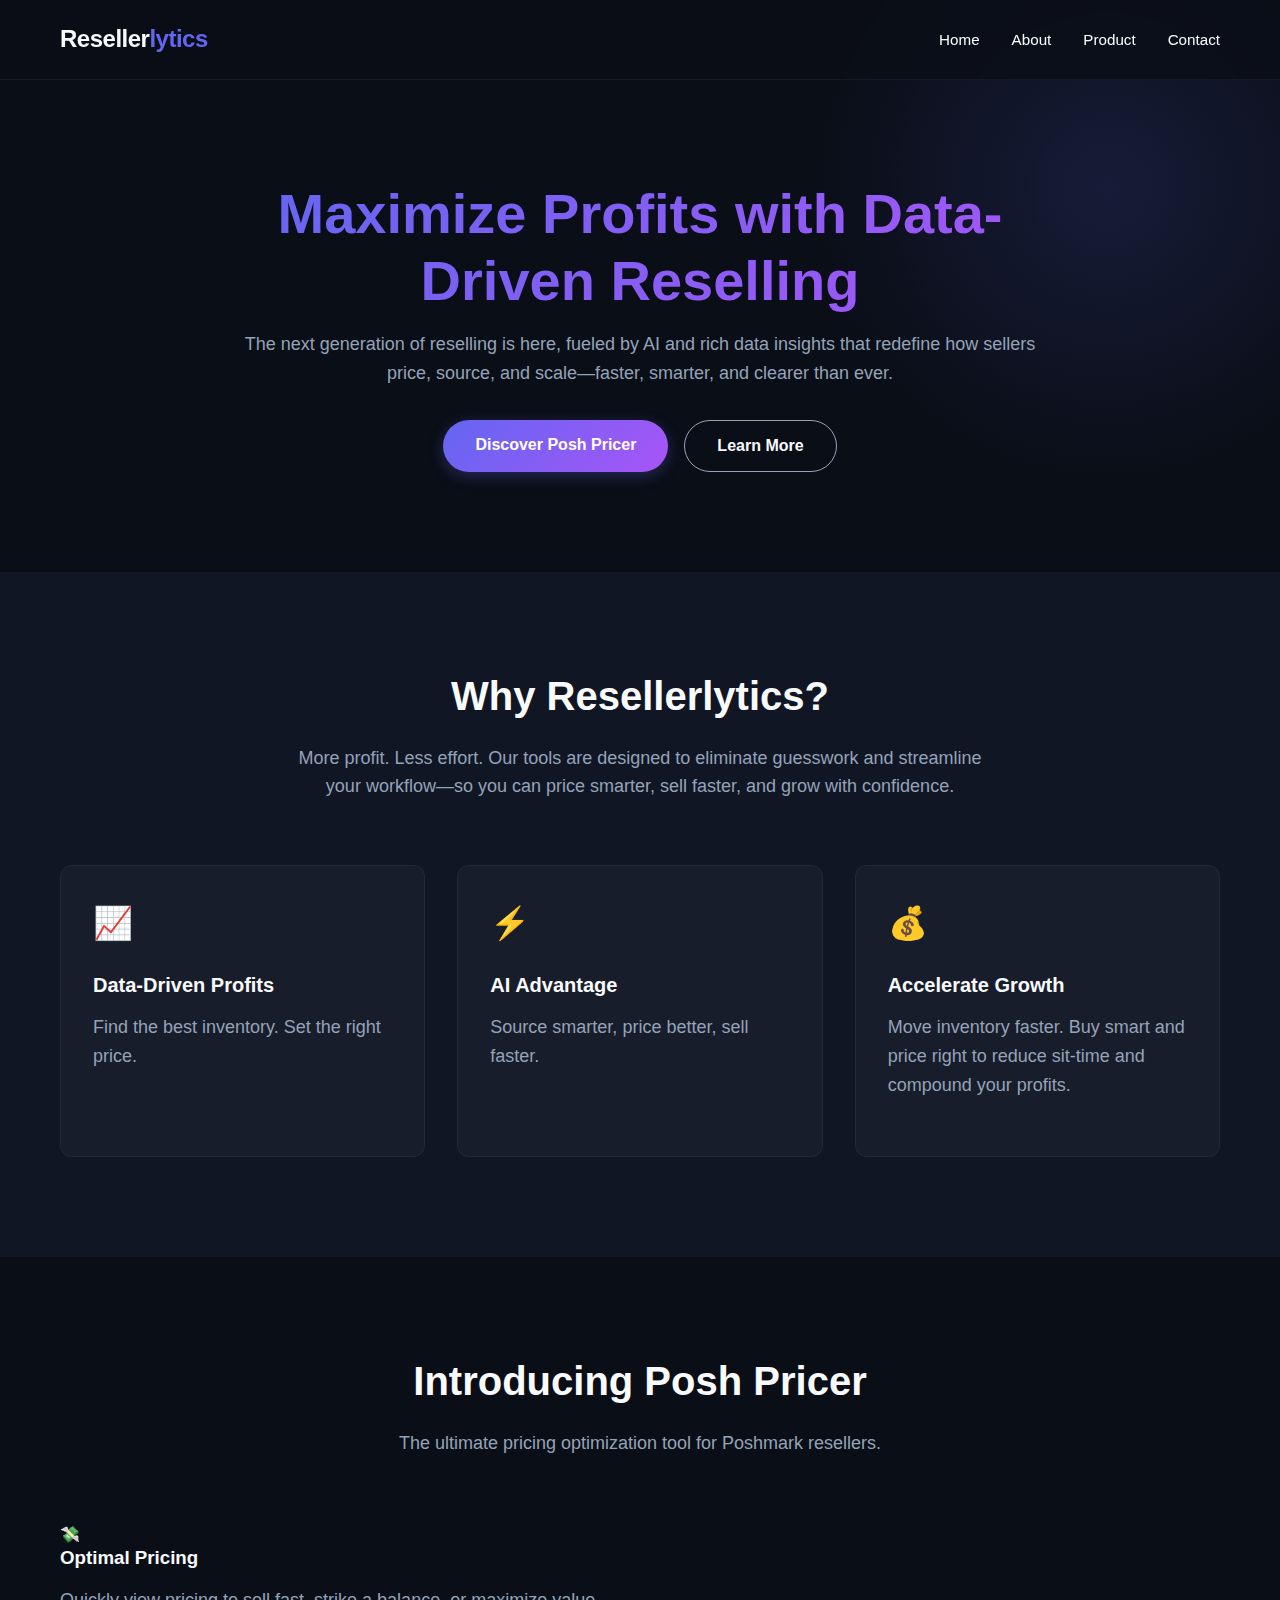
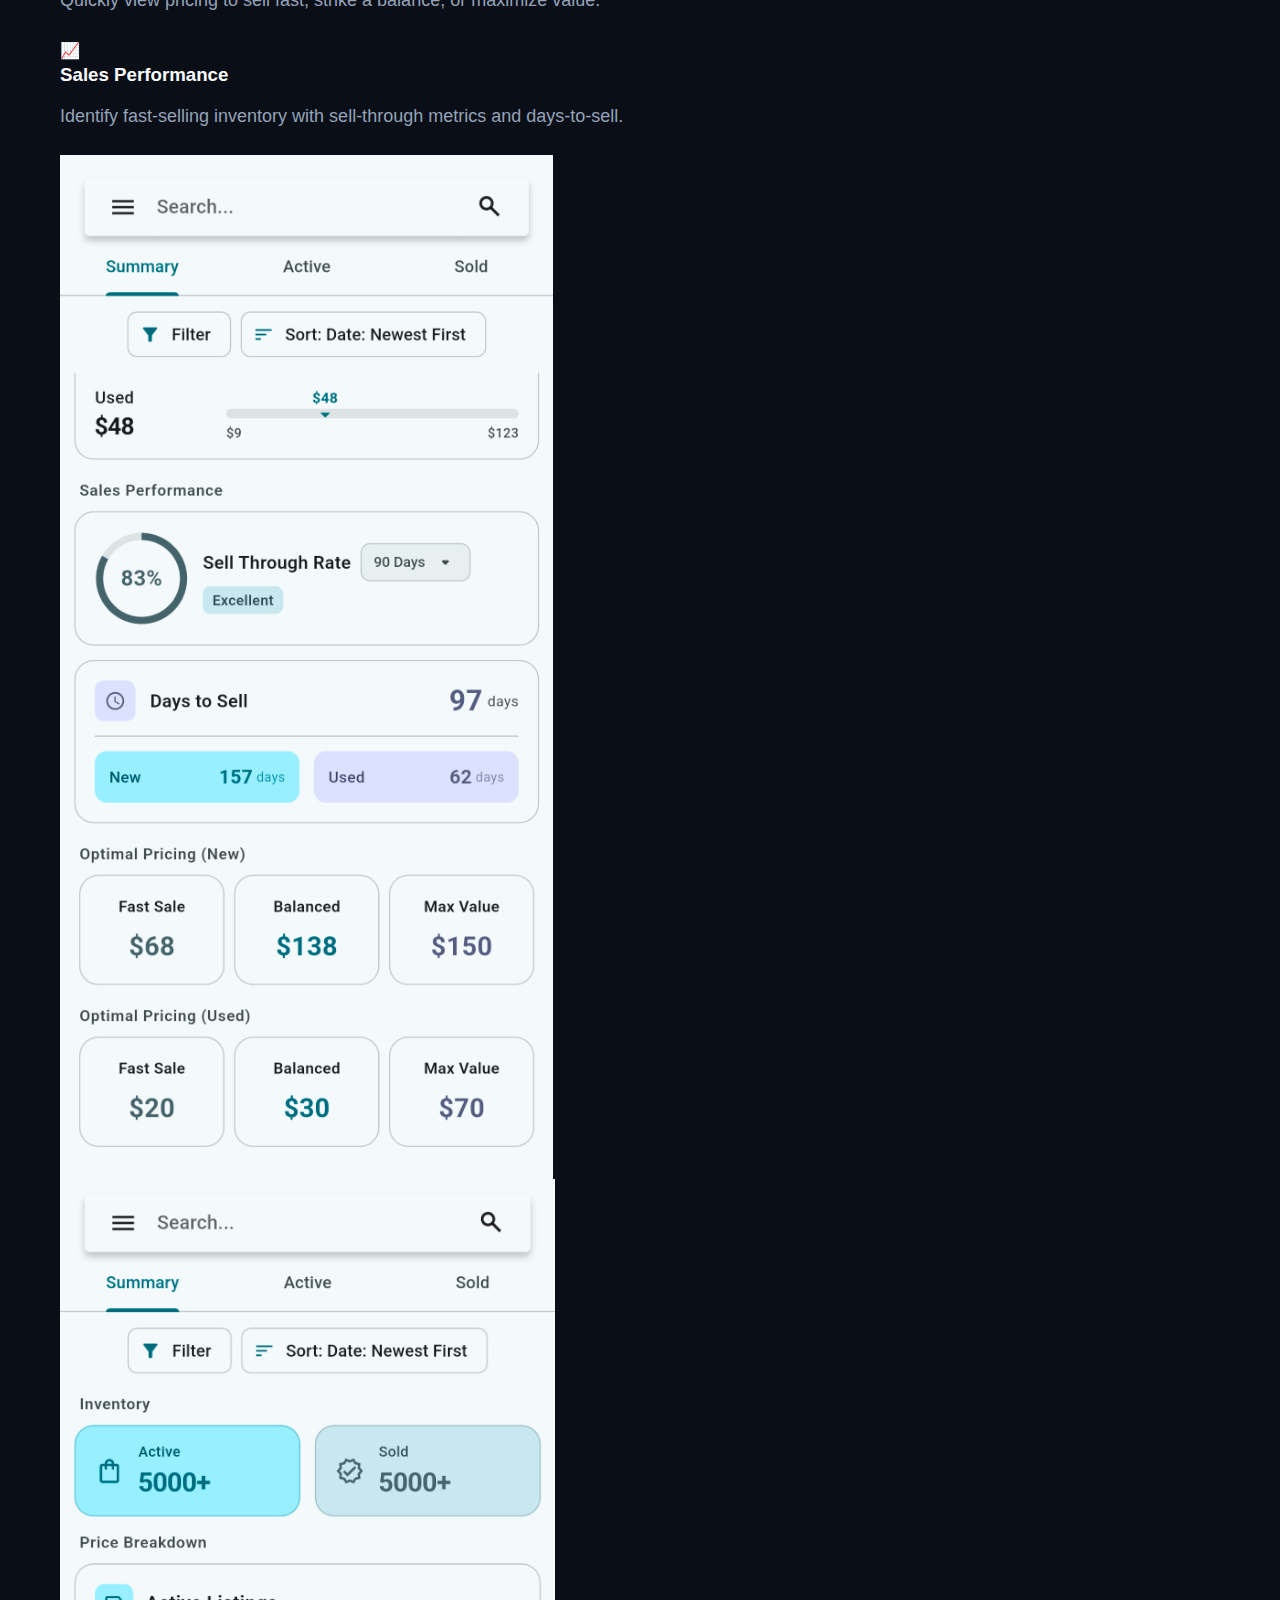
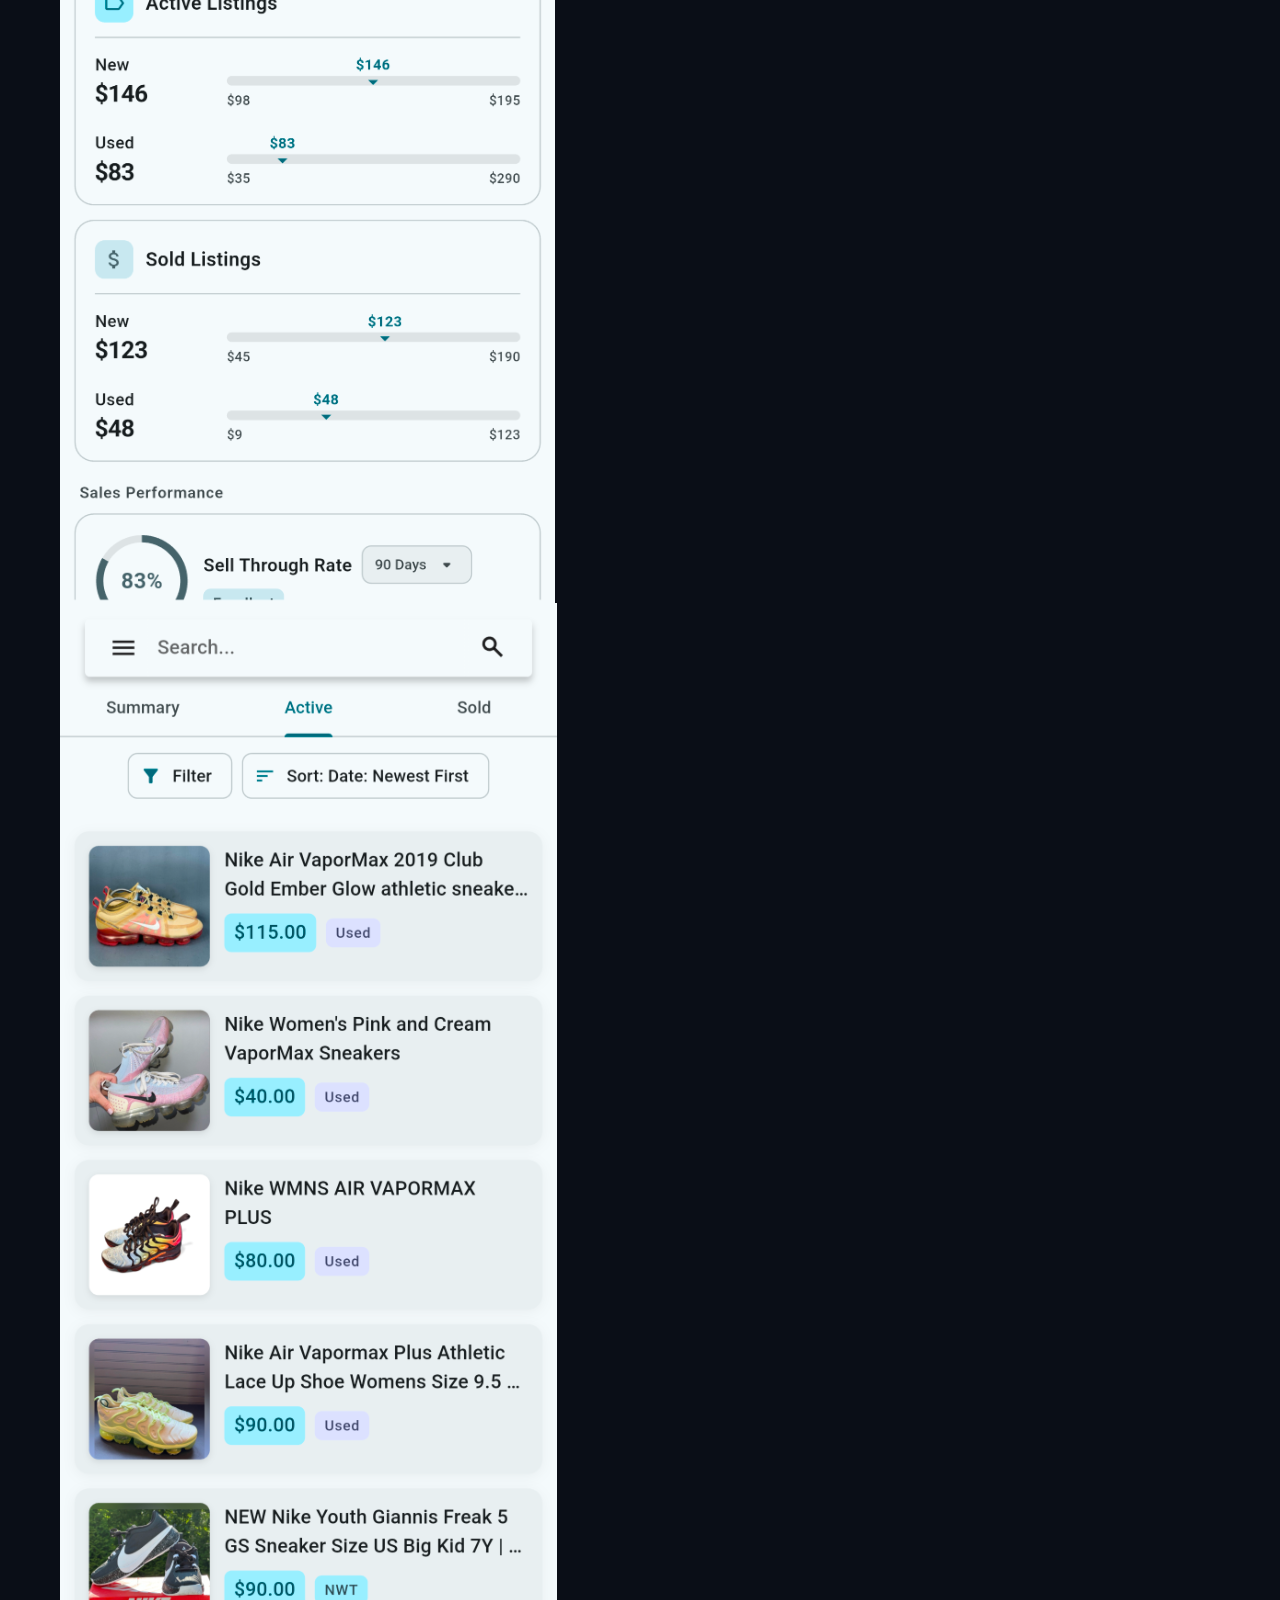
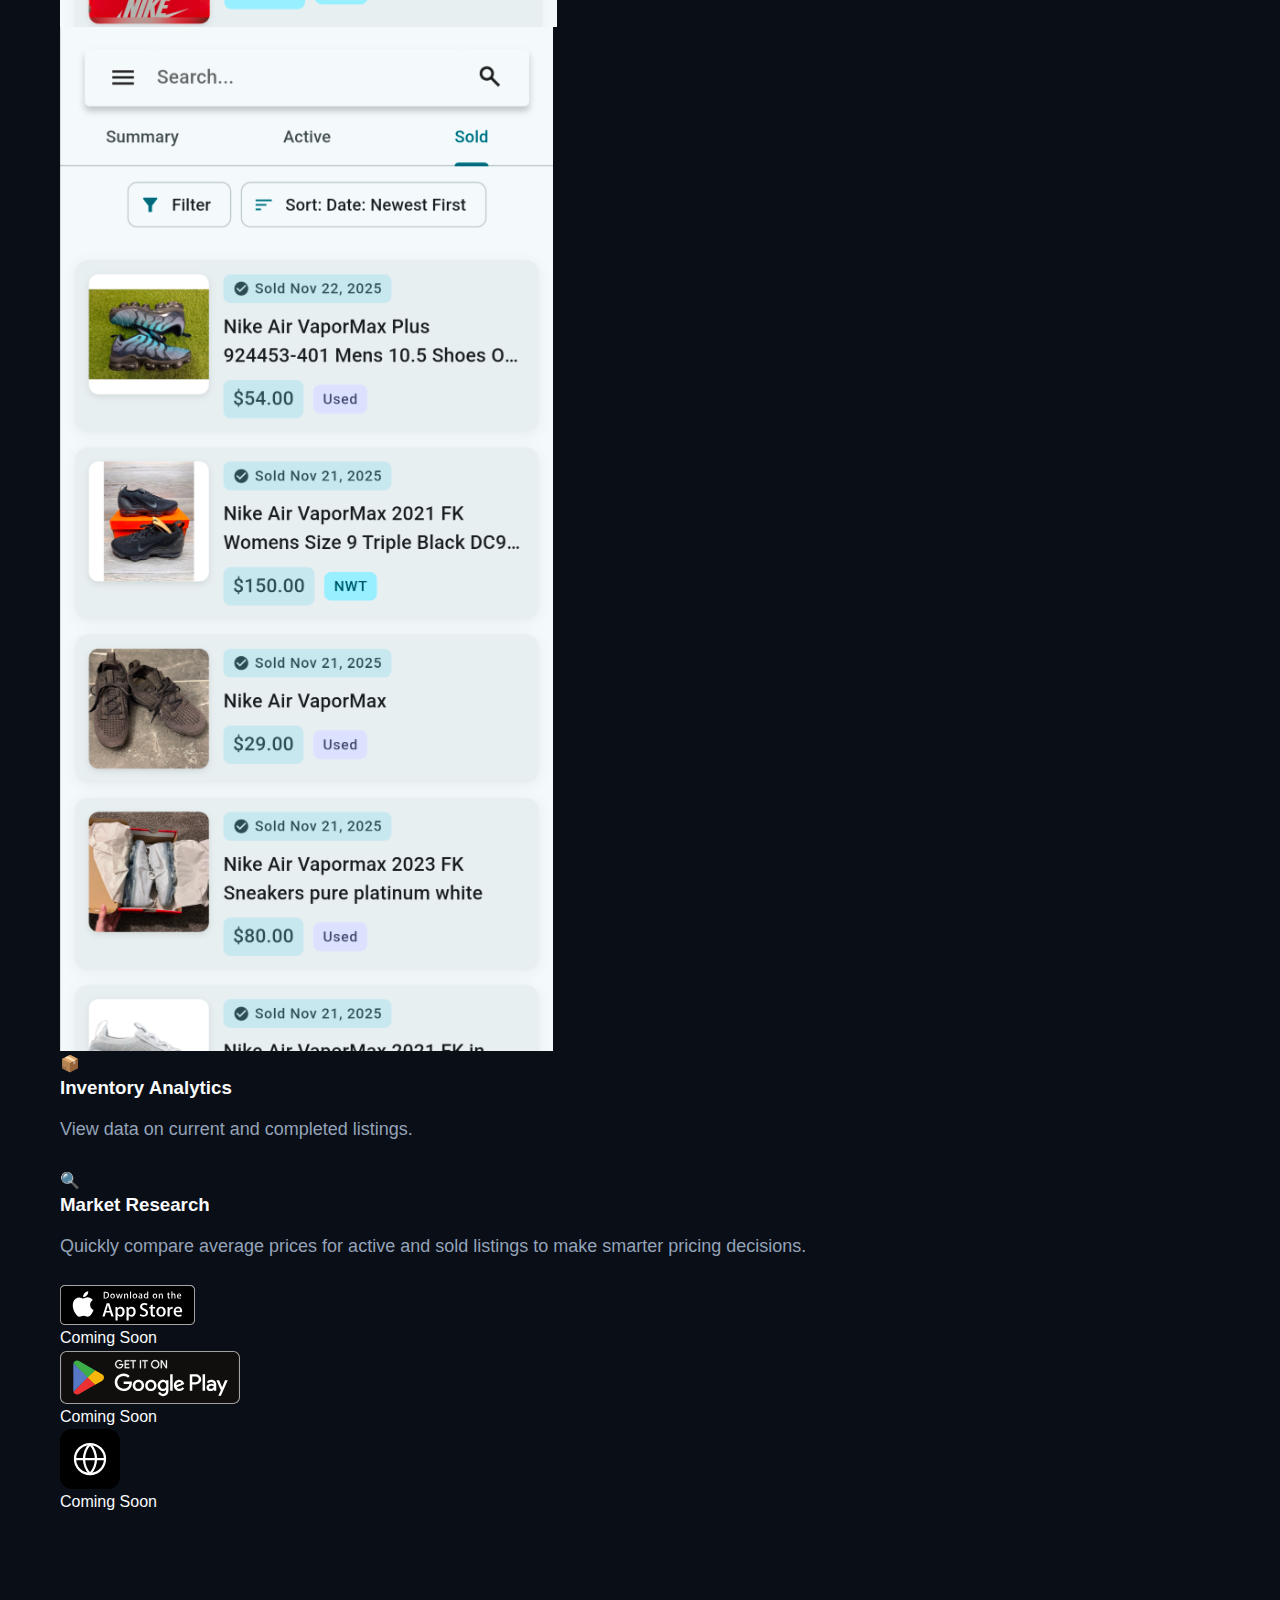
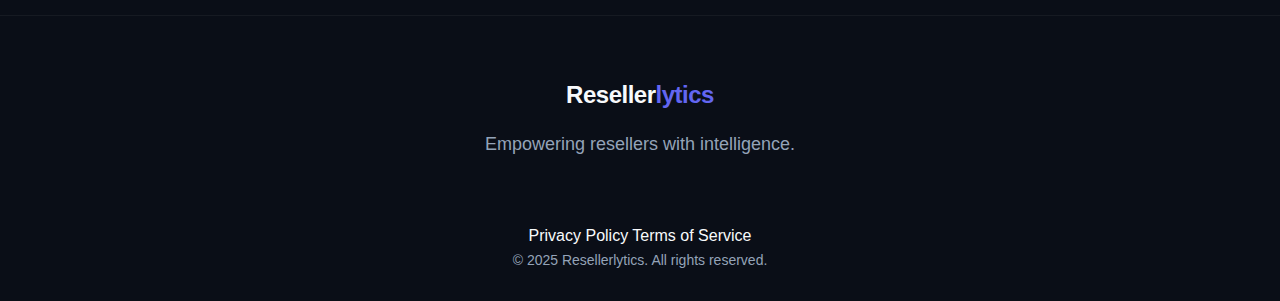
<file: index.html>
<!DOCTYPE html>
<html lang="en">

<head>
    <script async src="https://www.googletagmanager.com/gtag/js?id=G-RB6VL36XY2"></script>
    <script>
        window.dataLayer = window.dataLayer || [];
        function gtag() { dataLayer.push(arguments); }
        gtag('js', new Date());

        gtag('config', 'G-RB6VL36XY2');
    </script>
    <meta charset="UTF-8">
    <meta name="viewport" content="width=device-width, initial-scale=1.0">
    <title>Resellerlytics | Data-Driven Reselling Tools</title>
    <meta name="google-site-verification" content="ASOSt0aI48lH3wM12eCajH2EZGXNxjqk1p9ssOHSIKM" />
    <meta name="description"
        content="Maximize your reselling profits with AI-powered insights and pricing optimization tools from Resellerlytics.">
    <link rel="preconnect" href="https://fonts.googleapis.com">
    <link rel="preconnect" href="https://fonts.gstatic.com" crossorigin>
    <link href="https://fonts.googleapis.com/css2?family=Plus+Jakarta+Sans:wght@300;400;500;600;700;800&display=swap"
        rel="stylesheet">
    <link rel="stylesheet" href="styles.css">
</head>

<body>
    <header>
        <div class="container">
            <a href="#" class="logo">Reseller<span>lytics</span></a>
            <div class="mobile-toggle" id="mobile-toggle">
                <span>&#9776;</span>
            </div>
            <nav>
                <ul class="nav-links" id="nav-links">
                    <li><a href="#home">Home</a></li>
                    <li><a href="#about">About</a></li>
                    <li><a href="#product">Product</a></li>
                    <li><a href="contact/index.html">Contact</a></li>
                </ul>
            </nav>
        </div>
    </header>

    <section id="home" class="hero">
        <div class="container">
            <div class="hero-content">
                <h1>Maximize Profits with Data-Driven Reselling</h1>
                <p>The next generation of reselling is here, fueled by AI and rich data insights that redefine how
                    sellers price, source, and scale—faster, smarter, and clearer than ever.</p>
                <div class="hero-buttons">
                    <a href="#product" class="btn btn-primary">Discover Posh Pricer</a>
                    <a href="#about" class="btn btn-secondary">Learn More</a>
                </div>
            </div>
        </div>
    </section>

    <section id="about" class="features">
        <div class="container">
            <div class="section-header">
                <h2>Why Resellerlytics?</h2>
                <p>More profit. Less effort.
                    Our tools are designed to eliminate guesswork and streamline your workflow—so you can price smarter,
                    sell faster, and grow with confidence.</p>
            </div>
            <div class="features-grid">
                <div class="feature-card">
                    <div class="feature-icon">&#128200;</div>
                    <h3>Data-Driven Profits</h3>
                    <p>Find the best inventory. Set the right price.</p>
                </div>
                <div class="feature-card">
                    <div class="feature-icon">&#9889;</div>
                    <h3>AI Advantage</h3>
                    <p>Source smarter, price better, sell faster.</p>
                </div>
                <div class="feature-card">
                    <div class="feature-icon">&#128176;</div>
                    <h3>Accelerate Growth</h3>
                    <p>Move inventory faster. Buy smart and price right to reduce sit-time and compound your profits.
                    </p>
                </div>
            </div>
        </div>
    </section>

    <section id="product" class="product-spotlight">
        <div class="container">
            <div class="section-header">
                <h2>Introducing Posh Pricer</h2>
                <p>The ultimate pricing optimization tool for Poshmark resellers.</p>
            </div>

            <div class="product-showcase-grid">
                <!-- Left Features -->
                <div class="features-left">
                    <div class="feature-item">
                        <div class="feature-icon-wrapper">&#128184;</div>
                        <h3>Optimal Pricing</h3>
                        <p>Quickly view pricing to sell fast, strike a balance, or maximize value.</p>
                    </div>
                    <div class="feature-item">
                        <div class="feature-icon-wrapper">&#128200;</div>
                        <h3>Sales Performance</h3>
                        <p>Identify fast-selling inventory with sell-through metrics and days-to-sell.</p>
                    </div>
                </div>

                <!-- Center Phone -->
                <div class="product-phone-center">
                    <div class="phone-frame">
                        <div class="phone-screen">
                            <div class="phone-slider">
                                <img src="assets/images/summary_pricing.png" alt="Posh Pricer Summary Pricing">
                                <img src="assets/images/summary_inventory.png" alt="Posh Pricer Inventory Analytics">
                                <img src="assets/images/active_listings.png" alt="Posh Pricer Active Listings">
                                <img src="assets/images/sold_listings.png" alt="Posh Pricer Sold Listings">
                            </div>
                        </div>
                    </div>
                </div>

                <!-- Right Features -->
                <div class="features-right">
                    <div class="feature-item">
                        <div class="feature-icon-wrapper">&#128230;</div>
                        <h3>Inventory Analytics</h3>
                        <p>View data on current and completed listings.</p>
                    </div>
                    <div class="feature-item">
                        <div class="feature-icon-wrapper">&#128269;</div>
                        <h3>Market Research</h3>
                        <p>Quickly compare average prices for active and sold listings to make smarter pricing
                            decisions.</p>
                    </div>
                </div>
            </div>

            <div class="availability-section">
                <div class="badges-container">
                    <div class="badge-wrapper">
                        <img src="assets/images/badges/app-store.svg" alt="Download on the App Store">
                        <div class="coming-soon-banner">Coming Soon</div>
                    </div>
                    <div class="badge-wrapper">
                        <img src="assets/images/badges/google-play.svg" alt="Get it on Google Play">
                        <div class="coming-soon-banner">Coming Soon</div>
                    </div>
                    <div class="badge-wrapper">
                        <img src="assets/images/badges/web-app.svg" alt="Web App">
                        <div class="coming-soon-banner">Coming Soon</div>
                    </div>
                </div>
            </div>
        </div>
    </section>

    <footer>
        <div class="container">
            <div class="footer-content">
                <a href="#" class="logo"
                    style="margin-bottom: 1rem; display: inline-block;">Reseller<span>lytics</span></a>
                <p>Empowering resellers with intelligence.</p>
            </div>
            <div class="social-links">
                <a href="https://www.tiktok.com/@resellerlytics" target="_blank" aria-label="TikTok">
                    <img src="assets/images/tiktok-icon.svg" alt="TikTok" class="social-icon">
                </a>
            </div>
            <div class="footer-nav">
                <a href="posh-pricer/privacy-policy/index.html">Privacy Policy</a>
                <a href="posh-pricer/terms-of-service/index.html">Terms of Service</a>
            </div>
            <div class="copyright">
                &copy; 2025 Resellerlytics. All rights reserved.
            </div>
        </div>
    </footer>

    <script src="script.js"></script>
</body>

</html>
</file>
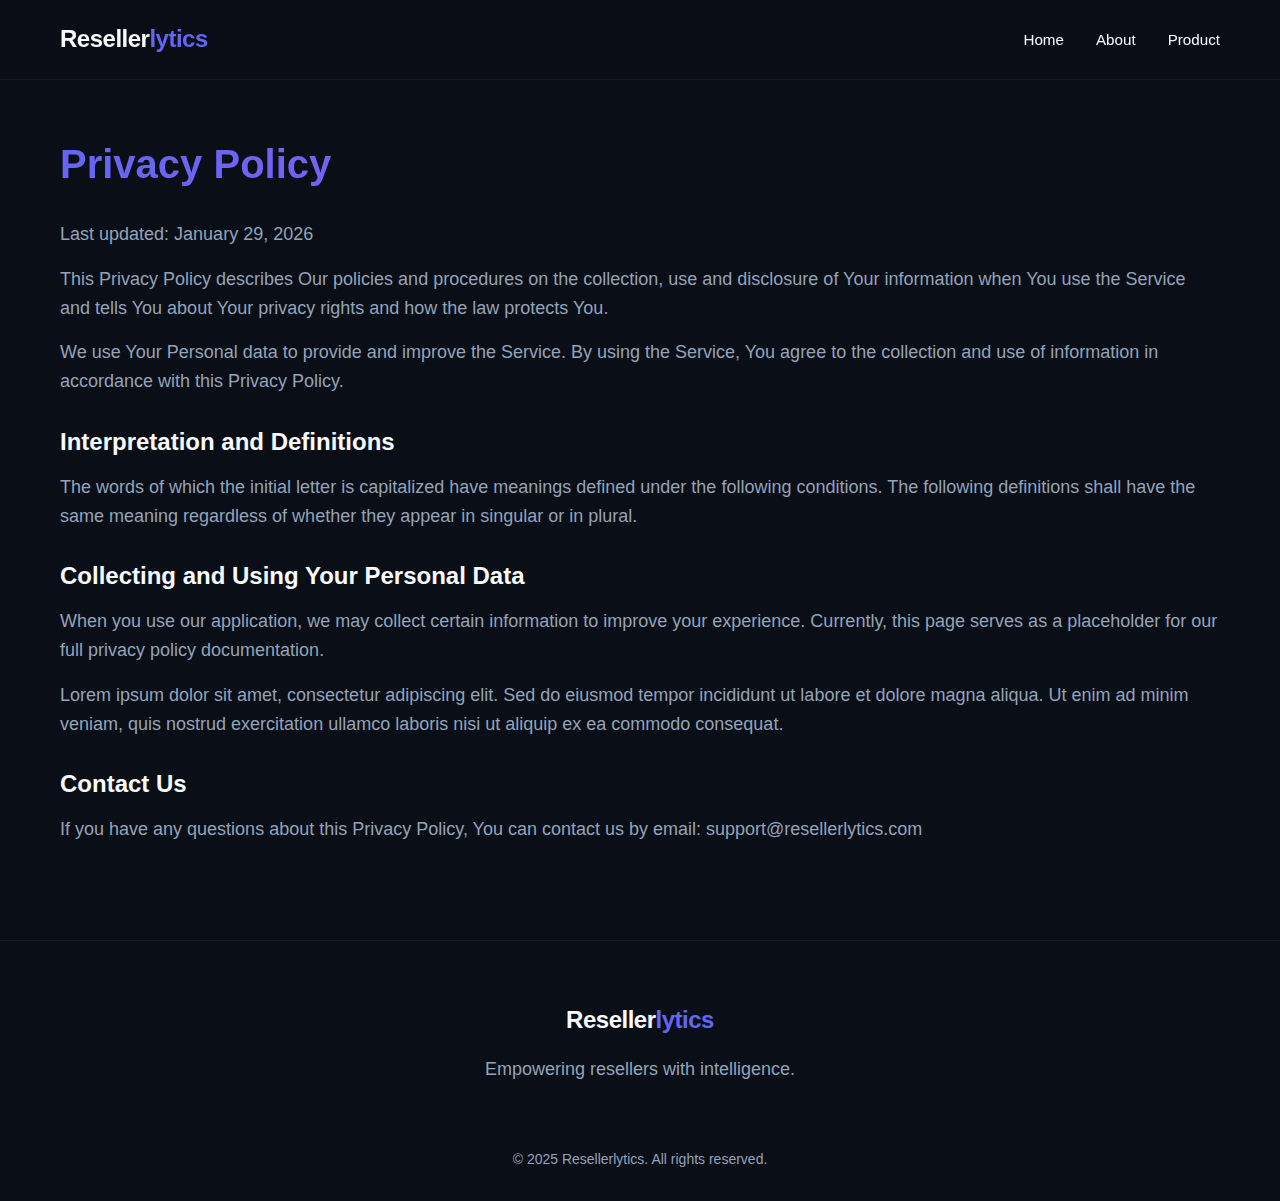
<file: posh-pricer/privacy-policy/index.html>
<!DOCTYPE html>
<html lang="en">

<head>
    <script async src="https://www.googletagmanager.com/gtag/js?id=G-RB6VL36XY2"></script>
    <script>
        window.dataLayer = window.dataLayer || [];
        function gtag() { dataLayer.push(arguments); }
        gtag('js', new Date());

        gtag('config', 'G-RB6VL36XY2');
    </script>
    <meta charset="UTF-8">
    <meta name="viewport" content="width=device-width, initial-scale=1.0">
    <title>Privacy Policy | Posh Pricer</title>
    <meta name="google-site-verification" content="ASOSt0aI48lH3wM12eCajH2EZGXNxjqk1p9ssOHSIKM" />
    <meta name="description" content="Privacy Policy for Posh Pricer by Resellerlytics. Learn how we handle your data.">
    <link rel="preconnect" href="https://fonts.googleapis.com">
    <link rel="preconnect" href="https://fonts.gstatic.com" crossorigin>
    <link href="https://fonts.googleapis.com/css2?family=Plus+Jakarta+Sans:wght@300;400;500;600;700;800&display=swap"
        rel="stylesheet">
    <link rel="stylesheet" href="../../styles.css">
    <style>
        .privacy-content {
            padding: 140px 0 80px;
            min-height: 80vh;
        }

        .privacy-content h1 {
            font-size: 2.5rem;
            margin-bottom: 2rem;
        }

        .privacy-content h2 {
            font-size: 1.5rem;
            margin-top: 2rem;
            margin-bottom: 1rem;
        }

        .privacy-content p {
            margin-bottom: 1rem;
        }
    </style>
</head>

<body>
    <header>
        <div class="container">
            <a href="../../index.html" class="logo">Reseller<span>lytics</span></a>
            <div class="mobile-toggle" id="mobile-toggle">
                <span>&#9776;</span>
            </div>
            <nav>
                <ul class="nav-links" id="nav-links">
                    <li><a href="../../index.html#home">Home</a></li>
                    <li><a href="../../index.html#about">About</a></li>
                    <li><a href="../../index.html#product">Product</a></li>
                </ul>
            </nav>
        </div>
    </header>

    <section class="privacy-content">
        <div class="container">
            <h1>Privacy Policy</h1>
            <p>Last updated: January 29, 2026</p>

            <p>This Privacy Policy describes Our policies and procedures on the collection, use and disclosure of Your
                information when You use the Service and tells You about Your privacy rights and how the law protects
                You.</p>

            <p>We use Your Personal data to provide and improve the Service. By using the Service, You agree to the
                collection and use of information in accordance with this Privacy Policy.</p>

            <h2>Interpretation and Definitions</h2>
            <p>The words of which the initial letter is capitalized have meanings defined under the following
                conditions. The following definitions shall have the same meaning regardless of whether they appear in
                singular or in plural.</p>

            <h2>Collecting and Using Your Personal Data</h2>
            <p>When you use our application, we may collect certain information to improve your experience. Currently,
                this page serves as a placeholder for our full privacy policy documentation.</p>

            <p>Lorem ipsum dolor sit amet, consectetur adipiscing elit. Sed do eiusmod tempor incididunt ut labore et
                dolore magna aliqua. Ut enim ad minim veniam, quis nostrud exercitation ullamco laboris nisi ut aliquip
                ex ea commodo consequat.</p>

            <h2>Contact Us</h2>
            <p>If you have any questions about this Privacy Policy, You can contact us by email:
                support@resellerlytics.com</p>
        </div>
    </section>

    <footer>
        <div class="container">
            <div class="footer-content">
                <a href="../../index.html" class="logo"
                    style="margin-bottom: 1rem; display: inline-block;">Reseller<span>lytics</span></a>
                <p>Empowering resellers with intelligence.</p>
            </div>
            <div class="social-links">
                <a href="https://www.tiktok.com/@resellerlytics" target="_blank" aria-label="TikTok">
                    <img src="../../assets/images/tiktok-icon.svg" alt="TikTok" class="social-icon">
                </a>
            </div>
            <div class="copyright">
                &copy; 2025 Resellerlytics. All rights reserved.
            </div>
        </div>
    </footer>

    <script src="../../script.js"></script>
</body>

</html>
</file>
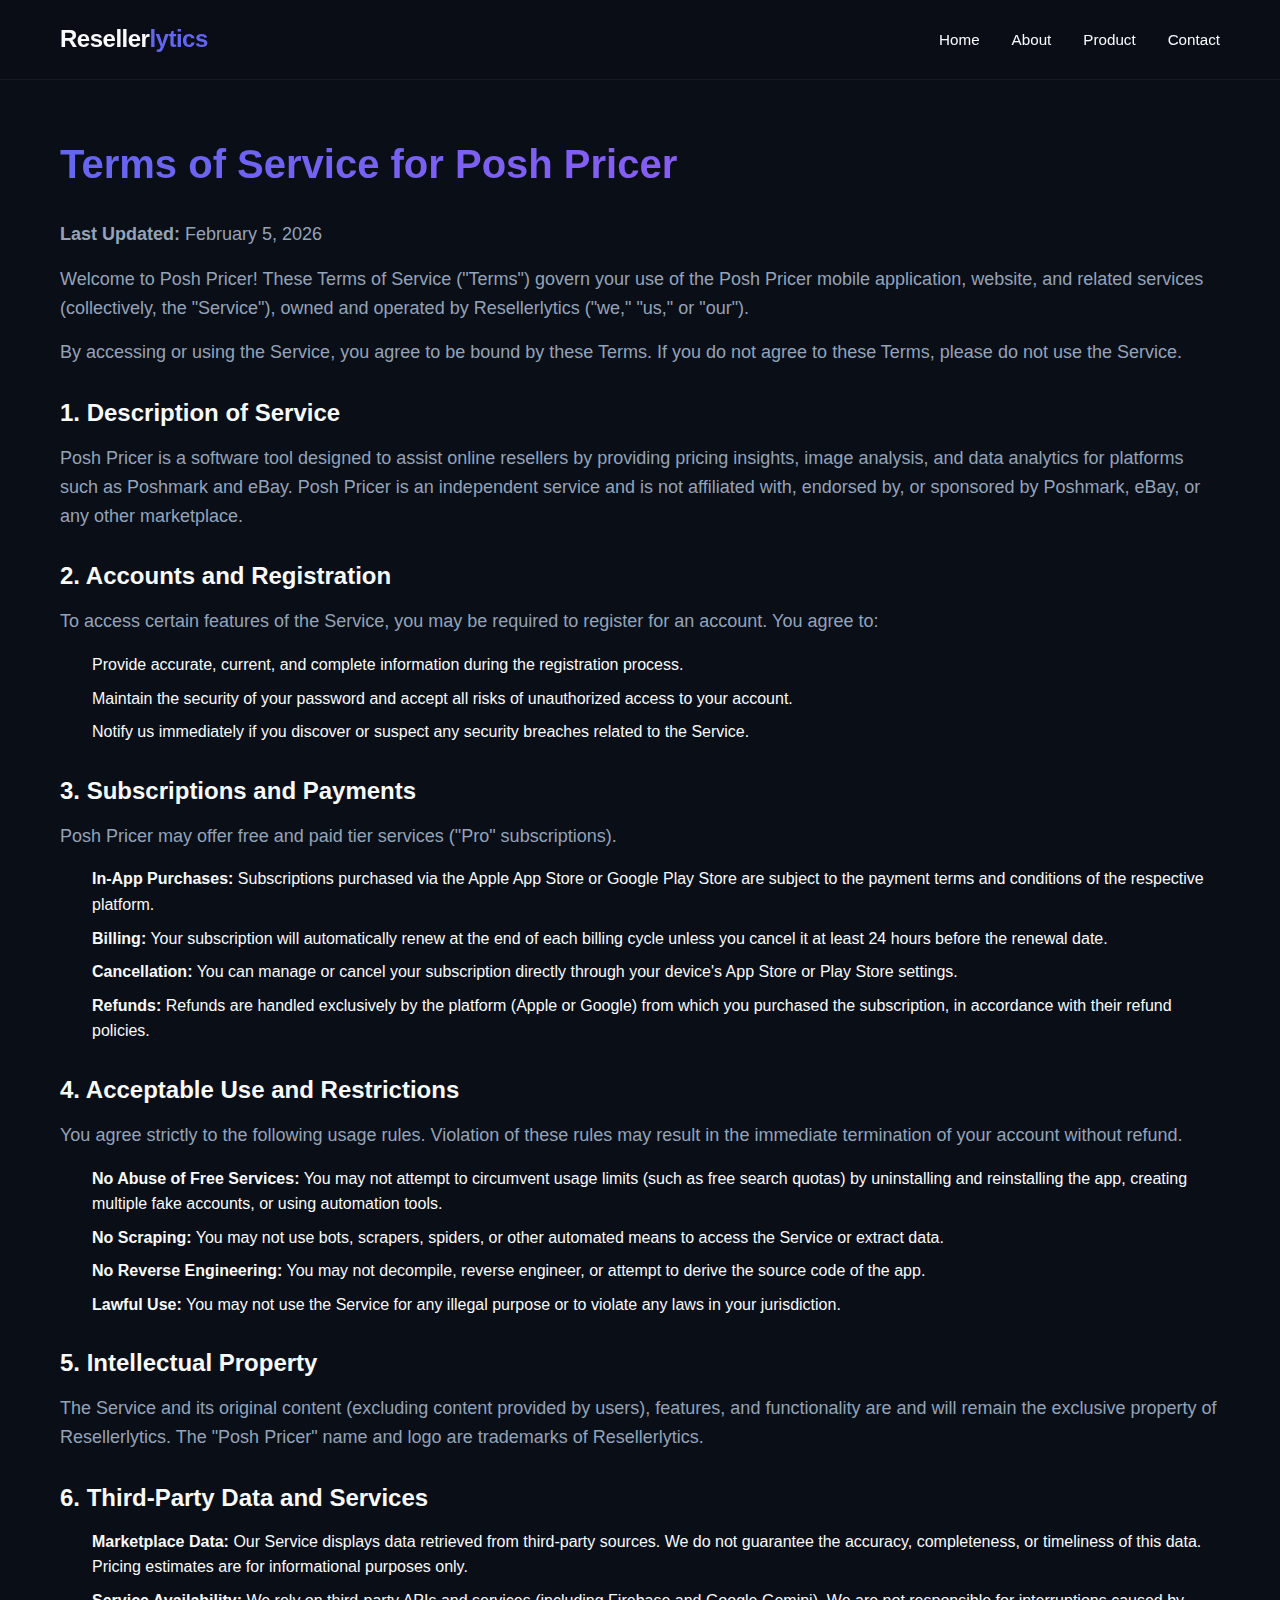
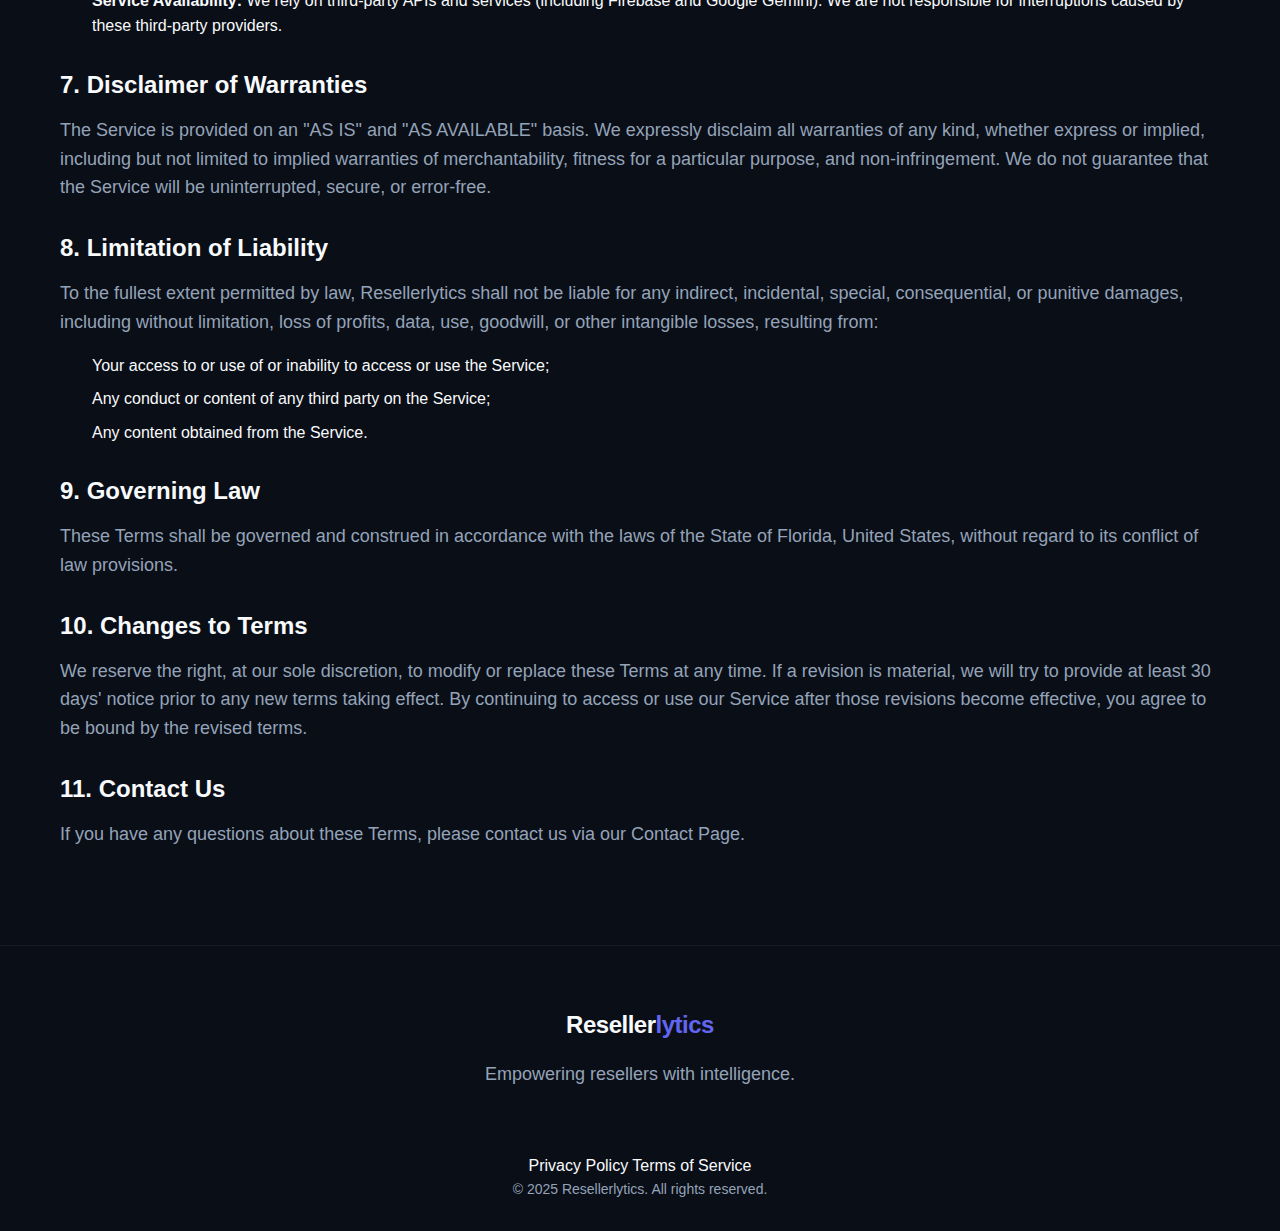
<file: posh-pricer/terms-of-service/index.html>
<!DOCTYPE html>
<html lang="en">

<head>
    <script async src="https://www.googletagmanager.com/gtag/js?id=G-RB6VL36XY2"></script>
    <script>
        window.dataLayer = window.dataLayer || [];
        function gtag() { dataLayer.push(arguments); }
        gtag('js', new Date());

        gtag('config', 'G-RB6VL36XY2');
    </script>
    <meta charset="UTF-8">
    <meta name="viewport" content="width=device-width, initial-scale=1.0">
    <title>Terms of Service | Posh Pricer</title>
    <meta name="google-site-verification" content="ASOSt0aI48lH3wM12eCajH2EZGXNxjqk1p9ssOHSIKM" />
    <meta name="description"
        content="Terms of Service for Posh Pricer by Resellerlytics. Understand your rights and responsibilities.">
    <link rel="preconnect" href="https://fonts.googleapis.com">
    <link rel="preconnect" href="https://fonts.gstatic.com" crossorigin>
    <link href="https://fonts.googleapis.com/css2?family=Plus+Jakarta+Sans:wght@300;400;500;600;700;800&display=swap"
        rel="stylesheet">
    <link rel="stylesheet" href="../../styles.css">
    <style>
        .terms-content {
            padding: 140px 0 80px;
            min-height: 80vh;
        }

        .terms-content h1 {
            font-size: 2.5rem;
            margin-bottom: 2rem;
        }

        .terms-content h2 {
            font-size: 1.5rem;
            margin-top: 2rem;
            margin-bottom: 1rem;
        }

        .terms-content p {
            margin-bottom: 1rem;
        }

        .terms-content ul {
            margin-bottom: 1rem;
            padding-left: 2rem;
        }

        .terms-content li {
            margin-bottom: 0.5rem;
        }
    </style>
</head>

<body>
    <header>
        <div class="container">
            <a href="../../index.html" class="logo">Reseller<span>lytics</span></a>
            <div class="mobile-toggle" id="mobile-toggle">
                <span>&#9776;</span>
            </div>
            <nav>
                <ul class="nav-links" id="nav-links">
                    <li><a href="../../index.html#home">Home</a></li>
                    <li><a href="../../index.html#about">About</a></li>
                    <li><a href="../../index.html#product">Product</a></li>
                    <li><a href="../../contact/index.html">Contact</a></li>
                </ul>
            </nav>
        </div>
    </header>

    <section class="terms-content">
        <div class="container">
            <h1>Terms of Service for Posh Pricer</h1>
            <p><strong>Last Updated:</strong> February 5, 2026</p>

            <p>Welcome to Posh Pricer! These Terms of Service ("Terms") govern your use of the Posh Pricer mobile
                application, website, and related services (collectively, the "Service"), owned and operated by
                Resellerlytics ("we," "us," or "our").</p>

            <p>By accessing or using the Service, you agree to be bound by these Terms. If you do not agree to these
                Terms, please do not use the Service.</p>

            <h2>1. Description of Service</h2>
            <p>Posh Pricer is a software tool designed to assist online resellers by providing pricing insights, image
                analysis, and data analytics for platforms such as Poshmark and eBay. Posh Pricer is an independent
                service and is not affiliated with, endorsed by, or sponsored by Poshmark, eBay, or any other
                marketplace.</p>

            <h2>2. Accounts and Registration</h2>
            <p>To access certain features of the Service, you may be required to register for an account. You agree to:
            </p>
            <ul>
                <li>Provide accurate, current, and complete information during the registration process.</li>
                <li>Maintain the security of your password and accept all risks of unauthorized access to your account.
                </li>
                <li>Notify us immediately if you discover or suspect any security breaches related to the Service.</li>
            </ul>

            <h2>3. Subscriptions and Payments</h2>
            <p>Posh Pricer may offer free and paid tier services ("Pro" subscriptions).</p>
            <ul>
                <li><strong>In-App Purchases:</strong> Subscriptions purchased via the Apple App Store or Google Play
                    Store are subject to the payment terms and conditions of the respective platform.</li>
                <li><strong>Billing:</strong> Your subscription will automatically renew at the end of each billing
                    cycle unless you cancel it at least 24 hours before the renewal date.</li>
                <li><strong>Cancellation:</strong> You can manage or cancel your subscription directly through your
                    device's App Store or Play Store settings.</li>
                <li><strong>Refunds:</strong> Refunds are handled exclusively by the platform (Apple or Google) from
                    which you purchased the subscription, in accordance with their refund policies.</li>
            </ul>

            <h2>4. Acceptable Use and Restrictions</h2>
            <p>You agree strictly to the following usage rules. Violation of these rules may result in the immediate
                termination of your account without refund.</p>
            <ul>
                <li><strong>No Abuse of Free Services:</strong> You may not attempt to circumvent usage limits (such as
                    free search quotas) by uninstalling and reinstalling the app, creating multiple fake accounts, or
                    using automation tools.</li>
                <li><strong>No Scraping:</strong> You may not use bots, scrapers, spiders, or other automated means to
                    access the Service or extract data.</li>
                <li><strong>No Reverse Engineering:</strong> You may not decompile, reverse engineer, or attempt to
                    derive the source code of the app.</li>
                <li><strong>Lawful Use:</strong> You may not use the Service for any illegal purpose or to violate any
                    laws in your jurisdiction.</li>
            </ul>

            <h2>5. Intellectual Property</h2>
            <p>The Service and its original content (excluding content provided by users), features, and functionality
                are and will remain the exclusive property of Resellerlytics. The "Posh Pricer" name and logo are
                trademarks of Resellerlytics.</p>

            <h2>6. Third-Party Data and Services</h2>
            <ul>
                <li><strong>Marketplace Data:</strong> Our Service displays data retrieved from third-party sources. We
                    do not guarantee the accuracy, completeness, or timeliness of this data. Pricing estimates are for
                    informational purposes only.</li>
                <li><strong>Service Availability:</strong> We rely on third-party APIs and services (including Firebase
                    and Google Gemini). We are not responsible for interruptions caused by these third-party providers.
                </li>
            </ul>

            <h2>7. Disclaimer of Warranties</h2>
            <p>The Service is provided on an "AS IS" and "AS AVAILABLE" basis. We expressly disclaim all warranties of
                any kind, whether express or implied, including but not limited to implied warranties of
                merchantability, fitness for a particular purpose, and non-infringement. We do not guarantee that the
                Service will be uninterrupted, secure, or error-free.</p>

            <h2>8. Limitation of Liability</h2>
            <p>To the fullest extent permitted by law, Resellerlytics shall not be liable for any indirect, incidental,
                special, consequential, or punitive damages, including without limitation, loss of profits, data, use,
                goodwill, or other intangible losses, resulting from:</p>
            <ul>
                <li>Your access to or use of or inability to access or use the Service;</li>
                <li>Any conduct or content of any third party on the Service;</li>
                <li>Any content obtained from the Service.</li>
            </ul>

            <h2>9. Governing Law</h2>
            <p>These Terms shall be governed and construed in accordance with the laws of the State of Florida, United
                States, without regard to its conflict of law provisions.</p>

            <h2>10. Changes to Terms</h2>
            <p>We reserve the right, at our sole discretion, to modify or replace these Terms at any time. If a revision
                is material, we will try to provide at least 30 days' notice prior to any new terms taking effect. By
                continuing to access or use our Service after those revisions become effective, you agree to be bound by
                the revised terms.</p>

            <h2>11. Contact Us</h2>
            <p>If you have any questions about these Terms, please contact us via our <a
                    href="../../contact/index.html">Contact Page</a>.</p>
        </div>
    </section>

    <footer>
        <div class="container">
            <div class="footer-content">
                <a href="../../index.html" class="logo"
                    style="margin-bottom: 1rem; display: inline-block;">Reseller<span>lytics</span></a>
                <p>Empowering resellers with intelligence.</p>
            </div>
            <div class="social-links">
                <a href="https://www.tiktok.com/@resellerlytics" target="_blank" aria-label="TikTok">
                    <img src="../../assets/images/tiktok-icon.svg" alt="TikTok" class="social-icon">
                </a>
            </div>
            <div class="footer-nav">
                <a href="../privacy-policy/index.html">Privacy Policy</a>
                <a href="index.html">Terms of Service</a>
            </div>
            <div class="copyright">
                &copy; 2025 Resellerlytics. All rights reserved.
            </div>
        </div>
    </footer>

    <script src="../../script.js"></script>
</body>

</html>
</file>
<file: styles.css>
:root {
    --bg-primary: #0a0e17;
    --bg-secondary: #111625;
    --accent-primary: #6366f1;
    --accent-secondary: #a855f7;
    --accent-gradient: linear-gradient(135deg, var(--accent-primary), var(--accent-secondary));
    --text-primary: #f8fafc;
    --text-secondary: #94a3b8;
    --font-main: 'Inter', sans-serif;
    --container-width: 1200px;
    --header-height: 80px;
    --border-radius: 12px;
    --transition: all 0.3s ease;
}

* {
    margin: 0;
    padding: 0;
    box-sizing: border-box;
}

body {
    font-family: var(--font-main);
    background-color: var(--bg-primary);
    color: var(--text-primary);
    line-height: 1.6;
    overflow-x: hidden;
}

a {
    text-decoration: none;
    color: inherit;
    transition: var(--transition);
}

ul {
    list-style: none;
}

img {
    max-width: 100%;
    display: block;
}

.container {
    max-width: var(--container-width);
    margin: 0 auto;
    padding: 0 20px;
}

/* Typography */
h1, h2, h3, h4, h5, h6 {
    line-height: 1.2;
    font-weight: 700;
    margin-bottom: 1rem;
}

h1 {
    font-size: 3.5rem;
    background: var(--accent-gradient);
    -webkit-background-clip: text;
    -webkit-text-fill-color: transparent;
}

h2 {
    font-size: 2.5rem;
    margin-bottom: 1.5rem;
}

p {
    color: var(--text-secondary);
    margin-bottom: 1.5rem;
    font-size: 1.125rem;
}

/* Buttons */
.btn {
    display: inline-block;
    padding: 12px 32px;
    border-radius: 50px;
    font-weight: 600;
    cursor: pointer;
    transition: var(--transition);
    border: none;
    font-size: 1rem;
}

.btn-primary {
    background: var(--accent-gradient);
    color: white;
    box-shadow: 0 4px 15px rgba(99, 102, 241, 0.3);
}

.btn-primary:hover {
    transform: translateY(-2px);
    box-shadow: 0 8px 25px rgba(99, 102, 241, 0.5);
}

.btn-secondary {
    background: transparent;
    border: 1px solid var(--text-secondary);
    color: var(--text-primary);
}

.btn-secondary:hover {
    border-color: var(--accent-primary);
    color: var(--accent-primary);
}

/* Header */
header {
    height: var(--header-height);
    position: fixed;
    top: 0;
    left: 0;
    width: 100%;
    z-index: 1000;
    background: rgba(10, 14, 23, 0.8);
    backdrop-filter: blur(10px);
    border-bottom: 1px solid rgba(255, 255, 255, 0.05);
}

header .container {
    height: 100%;
    display: flex;
    justify-content: space-between;
    align-items: center;
}

.logo {
    font-size: 1.5rem;
    font-weight: 800;
    letter-spacing: -0.5px;
}

.logo span {
    color: var(--accent-primary);
}

.nav-links {
    display: flex;
    gap: 2rem;
}

.nav-links a {
    font-weight: 500;
    font-size: 0.95rem;
}

.nav-links a:hover {
    color: var(--accent-primary);
}

.mobile-toggle {
    display: none;
    font-size: 1.5rem;
    cursor: pointer;
}

/* Hero Section */
.hero {
    padding: 180px 0 100px;
    position: relative;
    overflow: hidden;
}

.hero::before {
    content: '';
    position: absolute;
    top: -20%;
    right: -10%;
    width: 600px;
    height: 600px;
    background: radial-gradient(circle, rgba(99, 102, 241, 0.15) 0%, rgba(10, 14, 23, 0) 70%);
    border-radius: 50%;
    z-index: -1;
}

.hero-content {
    max-width: 800px;
    margin: 0 auto;
    text-align: center;
}

.hero-buttons {
    display: flex;
    gap: 1rem;
    justify-content: center;
    margin-top: 2rem;
}

/* Features/About Section */
.features {
    padding: 100px 0;
    background: var(--bg-secondary);
}

.section-header {
    text-align: center;
    max-width: 700px;
    margin: 0 auto 4rem;
}

.features-grid {
    display: grid;
    grid-template-columns: repeat(auto-fit, minmax(300px, 1fr));
    gap: 2rem;
}

.feature-card {
    background: rgba(255, 255, 255, 0.03);
    padding: 2rem;
    border-radius: var(--border-radius);
    border: 1px solid rgba(255, 255, 255, 0.05);
    transition: var(--transition);
}

.feature-card:hover {
    transform: translateY(-5px);
    border-color: var(--accent-primary);
    background: rgba(255, 255, 255, 0.05);
}

.feature-icon {
    font-size: 2rem;
    margin-bottom: 1.5rem;
    color: var(--accent-primary);
}

.feature-card h3 {
    font-size: 1.25rem;
    margin-bottom: 1rem;
}

/* Product Spotlight */
.product-spotlight {
    padding: 100px 0;
}

.product-container {
    display: flex;
    align-items: center;
    gap: 4rem;
}

.product-content {
    flex: 1;
}

.product-image {
    flex: 1;
    background: linear-gradient(135deg, #1e293b, #0f172a);
    border-radius: var(--border-radius);
    padding: 2rem;
    border: 1px solid rgba(255, 255, 255, 0.1);
    box-shadow: 0 20px 50px rgba(0, 0, 0, 0.5);
    position: relative;
    min-height: 400px;
    display: flex;
    align-items: center;
    justify-content: center;
}

.mock-ui {
    width: 100%;
    height: 100%;
    background: rgba(0, 0, 0, 0.3);
    border-radius: 8px;
    display: flex;
    flex-direction: column;
    gap: 1rem;
    padding: 1.5rem;
}

.mock-line {
    height: 12px;
    background: rgba(255, 255, 255, 0.1);
    border-radius: 4px;
    width: 100%;
}

.mock-line.short { width: 60%; }
.mock-line.medium { width: 80%; }

/* Footer */
footer {
    padding: 60px 0 30px;
    border-top: 1px solid rgba(255, 255, 255, 0.05);
    text-align: center;
}

.footer-content {
    margin-bottom: 2rem;
}

.social-links {
    display: flex;
    justify-content: center;
    gap: 1.5rem;
    margin-bottom: 2rem;
}

.social-links a {
    color: var(--text-secondary);
    font-size: 1.25rem;
}

.social-links a:hover {
    color: var(--accent-primary);
}

.copyright {
    color: var(--text-secondary);
    font-size: 0.875rem;
}

/* Responsive */
@media (max-width: 768px) {
    h1 { font-size: 2.5rem; }
    h2 { font-size: 2rem; }
    
    .nav-links {
        position: fixed;
        top: var(--header-height);
        left: 0;
        width: 100%;
        background: var(--bg-secondary);
        flex-direction: column;
        padding: 2rem;
        gap: 1.5rem;
        transform: translateY(-150%);
        transition: var(--transition);
        border-bottom: 1px solid rgba(255, 255, 255, 0.05);
    }

    .nav-links.active {
        transform: translateY(0);
    }

    .mobile-toggle {
        display: block;
    }

    .product-container {
        flex-direction: column;
    }
    
    .hero {
        padding-top: 140px;
    }
}
</file>
